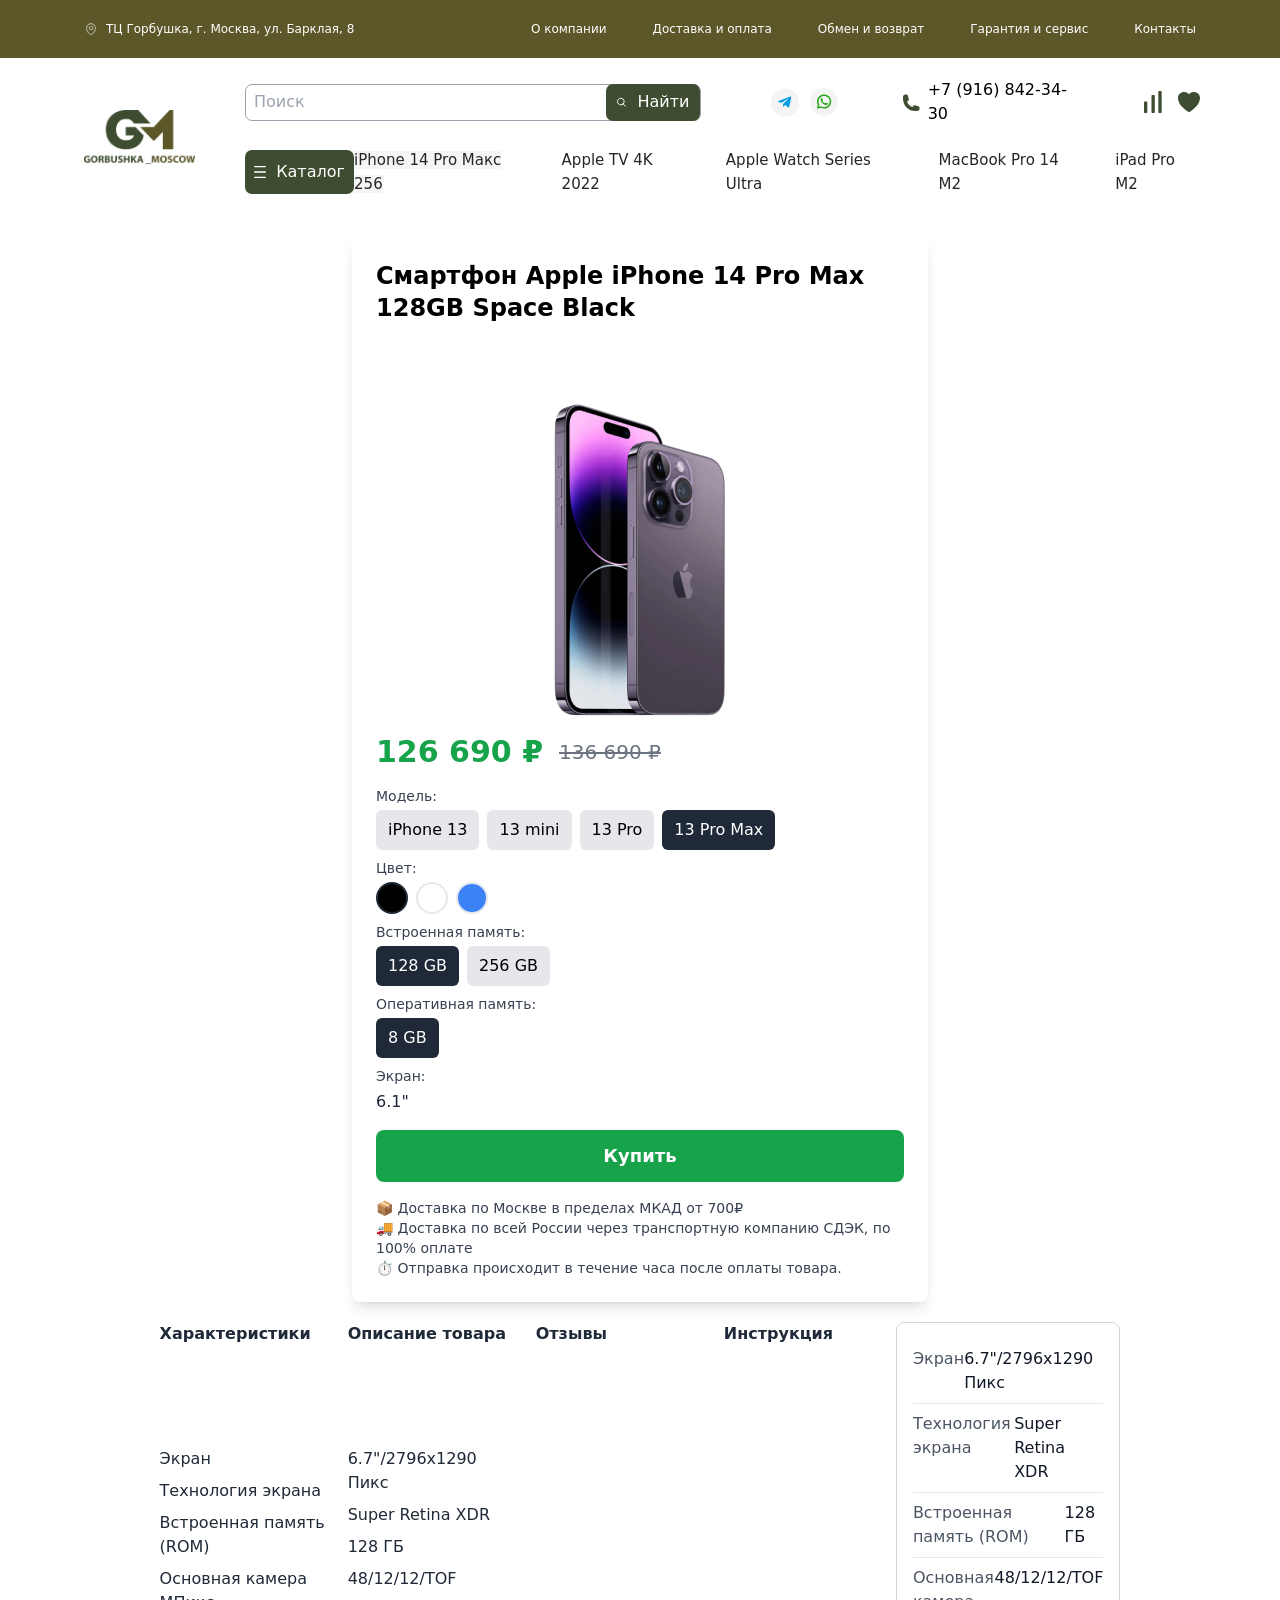
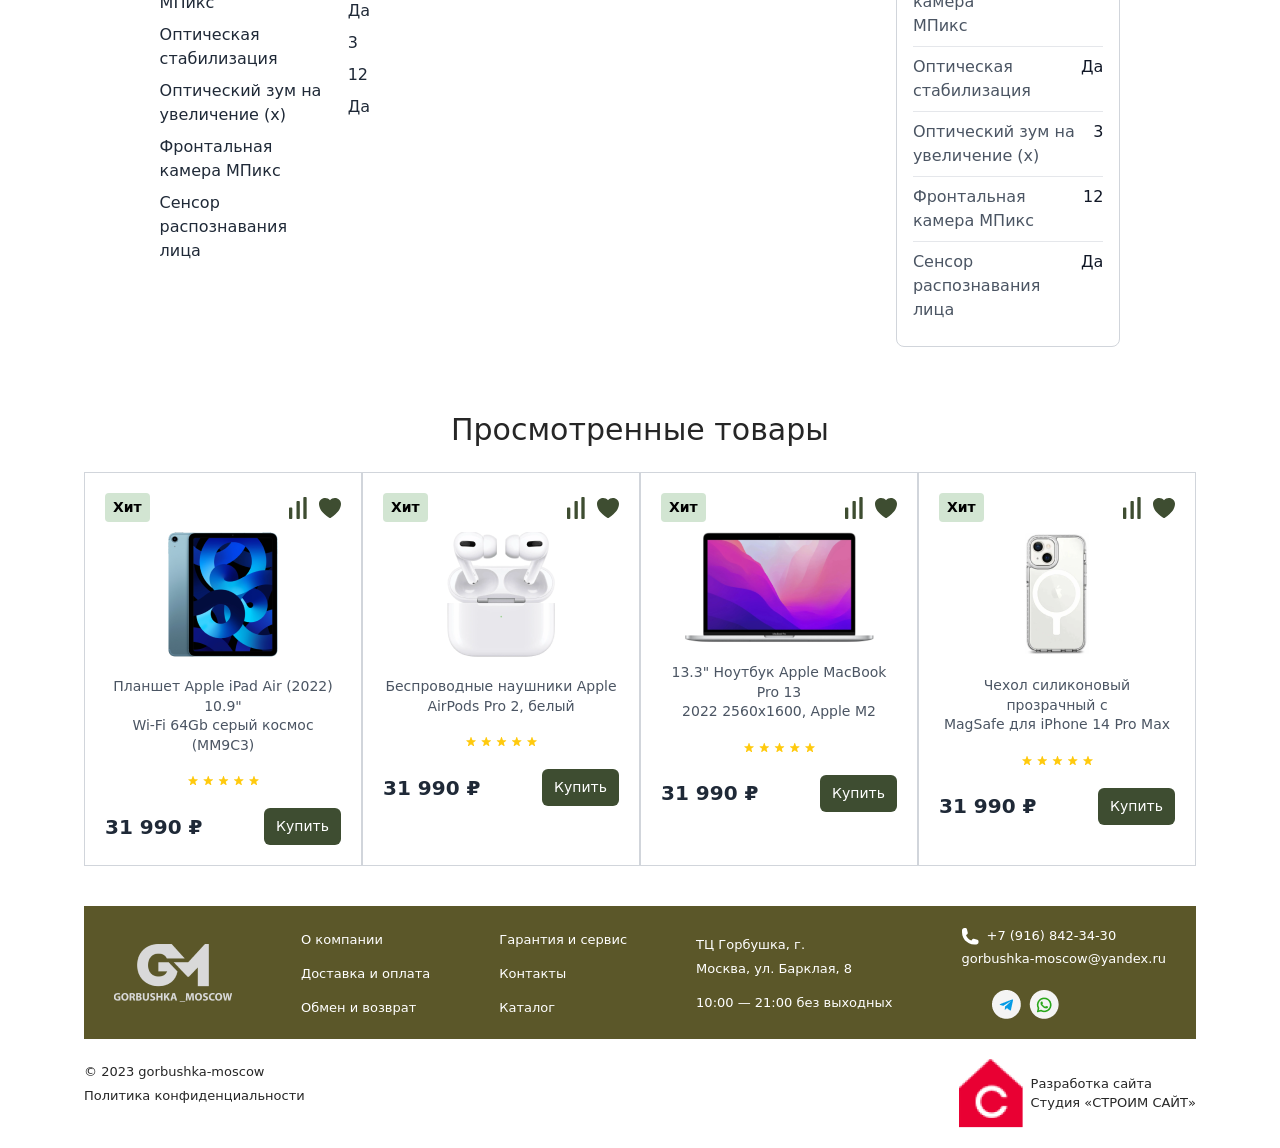
<file: src/index.html>
<!DOCTYPE html>
<html lang="en">

<head>
    <meta charset="UTF-8">
    <meta name="viewport" content="width=device-width, initial-scale=1.0">
    <title>Document</title>
    <link rel="stylesheet" href="/css/output.css">
    <link rel="stylesheet" href="/css/style.css">
</head>

<body>
    <header>
        <nav class="bg-[#5B5729]">
            <div class="container">
                <div class="flex items-center justify-between">
                    <div class="flex items-center gap-2"><img src="/assets/svg/Frame.svg" alt="">
                        <h1 class="text-white text-[12px] font-sans ">ТЦ Горбушка, г. Москва, ул. Барклая, 8</h1>
                    </div>
                    <ul class="flex items-center gap-[46px] text-white text-[12px] font-sans">
                        <li><a href="#">О компании</a></li>
                        <li><a href="#">Доставка и оплата</a></li>
                        <li><a href="#">Обмен и возврат</a></li>
                        <li><a href="#">Гарантия и сервис</a></li>
                        <li><a href="#">Контакты</a></li>
                    </ul>
                </div>
            </div>
        </nav>
        <nav>
            <div class="container">
                <div class="flex items-center justify-between gap-[50px]">
                    <a href="page2.html"><img src="/assets/img/logo.png" alt=""></a>
                    <div>
                        <div class="flex items-center justify-between gap-[70px]">
                            <form action="#"
                                class="flex justify-between items-center w-[490px] h-[37px] border border-gray-400 border-spacing-2 rounded-[7px] pl-2 py-2">
                                <input type="text" placeholder="Поиск">
                                <button
                                    class="w-[94px] h-[37px] flex items-center justify-center gap-[12px] rounded-[7px] bg-[#3E4D31] text-white">
                                    <img src="/assets/svg/Vector.svg" alt="">Найти
                                </button>
                            </form>
                            <div class="flex items-center gap-[10px]">
                                <img src="/assets/svg/Group.svg" alt="">
                                <img src="/assets/svg/whatsapp.svg" alt="">
                            </div>
                            <div class="flex items-center gap-2">
                                <img src="/assets/svg/tel.svg" alt="">
                                <h1 class="text-[16px] font-sans">+7 (916) 842-34-30</h1>
                            </div>
                            <div class="flex items-center gap-4">
                                <img src="/assets/svg/Union.svg" alt="">
                                <img src="/assets/svg/like.svg" alt="">
                            </div>
                        </div>
                        <div class="flex items-center justify-between mt-[22px]">
                            <button
                                class="w-[116px] h-[44px] bg-[#3E4D31] flex items-center justify-center text-white gap-[10px] rounded-[7px]"><img
                                    src="/assets/svg/menu.svg" alt="">Каталог</button>
                            <ul class="flex items-center justify-between gap-[40px]">
                                <li><a href="#" class="text-[#262626] text-[15px] font-sans bg-[#F5F5F5]">iPhone 14 Pro
                                        Макс 256</a></li>
                                <li><a href="#" class="text-[#262626] text-[15px] font-sans">Apple TV 4K 2022</a></li>
                                <li><a href="#" class="text-[#262626] text-[15px] font-sans"> Apple Watch Series
                                        Ultra</a></li>
                                <li><a href="#" class="text-[#262626] text-[15px] font-sans">MacBook Pro 14 M2</a></li>
                                <li><a href="#" class="text-[#262626] text-[15px] font-sans">iPad Pro M2</a></li>
                            </ul>
                        </div>
                    </div>
                </div>
            </div>
        </nav>
    </header>
    <main>
        <section>
            <div class="container">
                <div class="max-w-xl mx-auto bg-white shadow-lg rounded-lg p-6">
                    <h1 class="text-2xl font-bold mb-4">Смартфон Apple iPhone 14 Pro Max 128GB Space Black</h1>

                    <div class="flex justify-center mb-4">
                        <img src="/assets/img/14pro.png" alt="iPhone 14 Pro Max" class="rounded-lg" />
                    </div>

                    <div class="flex items-center mb-4">
                        <span class="text-3xl font-bold text-green-600">126 690 ₽</span>
                        <span class="text-xl text-gray-500 line-through ml-4">136 690 ₽</span>
                    </div>

                    <div class="mb-4">
                        <div class="mb-2">
                            <label class="block text-sm font-medium text-gray-700 mb-1">Модель:</label>
                            <div class="flex space-x-2">
                                <button class="px-3 py-2 bg-gray-200 rounded-md">iPhone 13</button>
                                <button class="px-3 py-2 bg-gray-200 rounded-md">13 mini</button>
                                <button class="px-3 py-2 bg-gray-200 rounded-md">13 Pro</button>
                                <button class="px-3 py-2 bg-gray-800 text-white rounded-md">13 Pro Max</button>
                            </div>
                        </div>

                        <div class="mb-2">
                            <label class="block text-sm font-medium text-gray-700 mb-1">Цвет:</label>
                            <div class="flex space-x-2">
                                <button class="w-8 h-8 rounded-full bg-black border-2 border-gray-800"></button>
                                <button class="w-8 h-8 rounded-full bg-white border-2 border-gray-200"></button>
                                <button class="w-8 h-8 rounded-full bg-blue-500 border-2 border-gray-200"></button>
                            </div>
                        </div>

                        <div class="mb-2">
                            <label class="block text-sm font-medium text-gray-700 mb-1">Встроенная память:</label>
                            <div class="flex space-x-2">
                                <button class="px-3 py-2 bg-gray-800 text-white rounded-md">128 GB</button>
                                <button class="px-3 py-2 bg-gray-200 rounded-md">256 GB</button>
                            </div>
                        </div>

                        <div class="mb-2">
                            <label class="block text-sm font-medium text-gray-700 mb-1">Оперативная память:</label>
                            <div class="flex space-x-2">
                                <button class="px-3 py-2 bg-gray-800 text-white rounded-md">8 GB</button>
                            </div>
                        </div>

                        <div class="mb-4">
                            <label class="block text-sm font-medium text-gray-700 mb-1">Экран:</label>
                            <div class="text-gray-800">6.1"</div>
                        </div>
                    </div>

                    <div class="flex flex-col space-y-4">
                        <button
                            class="w-full px-4 py-3 bg-green-600 text-white text-lg font-bold rounded-lg">Купить</button>
                        <div class="text-sm text-gray-700">
                            <p>📦 Доставка по Москве в пределах МКАД от 700₽</p>
                            <p>🚚 Доставка по всей России через транспортную компанию СДЭК, по 100% оплате</p>
                            <p>⏱ Отправка происходит в течение часа после оплаты товара.</p>
                        </div>
                    </div>
                </div>
                <div class="container mx-auto p-4 flex">
                    <div class="grid grid-cols-4 gap-4 text-gray-800">
                        <div class="font-bold">Характеристики</div>
                        <div class="font-bold">Описание товара</div>
                        <div class="font-bold">Отзывы</div>
                        <div class="font-bold">Инструкция</div>

                        <div class="col-span-1 space-y-2">
                            <div>Экран</div>
                            <div>Технология экрана</div>
                            <div>Встроенная память (ROM)</div>
                            <div>Основная камера МПикс</div>
                            <div>Оптическая стабилизация</div>
                            <div>Оптический зум на увеличение (x)</div>
                            <div>Фронтальная камера МПикс</div>
                            <div>Сенсор распознавания лица</div>
                        </div>
                        <div class="col-span-1 space-y-2">
                            <div>6.7"/2796x1290 Пикс</div>
                            <div>Super Retina XDR</div>
                            <div>128 ГБ</div>
                            <div>48/12/12/TOF</div>
                            <div>Да</div>
                            <div>3</div>
                            <div>12</div>
                            <div>Да</div>
                        </div>
                       

                    </div>
                    <div class="border border-gray-300 rounded-lg p-4 max-w-md">
                        <div class="flex justify-between border-b border-gray-200 py-2">
                            <span class="text-gray-600">Экран</span>
                            <span class="text-gray-900">6.7"/2796x1290 Пикс</span>
                        </div>
                        <div class="flex justify-between border-b border-gray-200 py-2">
                            <span class="text-gray-600">Технология экрана</span>
                            <span class="text-gray-900">Super Retina XDR</span>
                        </div>
                        <div class="flex justify-between border-b border-gray-200 py-2">
                            <span class="text-gray-600">Встроенная память (ROM)</span>
                            <span class="text-gray-900">128 ГБ</span>
                        </div>
                        <div class="flex justify-between border-b border-gray-200 py-2">
                            <span class="text-gray-600">Основная камера МПикс</span>
                            <span class="text-gray-900">48/12/12/TOF</span>
                        </div>
                        <div class="flex justify-between border-b border-gray-200 py-2">
                            <span class="text-gray-600">Оптическая стабилизация</span>
                            <span class="text-gray-900">Да</span>
                        </div>
                        <div class="flex justify-between border-b border-gray-200 py-2">
                            <span class="text-gray-600">Оптический зум на увеличение (x)</span>
                            <span class="text-gray-900">3</span>
                        </div>
                        <div class="flex justify-between border-b border-gray-200 py-2">
                            <span class="text-gray-600">Фронтальная камера МПикс</span>
                            <span class="text-gray-900">12</span>
                        </div>
                        <div class="flex justify-between py-2">
                            <span class="text-gray-600">Сенсор распознавания лица</span>
                            <span class="text-gray-900">Да</span>
                        </div>
                    </div>
                </div>
        </section>
        <section>
            <div class="container">
                <h1 class="text-text font-medium text-[30px] text-center">Просмотренные товары</h1>
                <div class="grid grid-cols-4  mt-[20px]">
                    <div class="border border-gray-300  p-[20px]">
                        <div class="flex items-center justify-between mb-[10px]">
                            <span
                                class="text-[14px] font-semibold bg-[#D2E5D2] px-[8px] py-[4px] rounded-[4px]">Хит</span>
                            <div class="flex gap-[12px]">
                                <img src="/assets/svg/Union.svg" alt="Сравнить">
                                <img src="/assets/svg/like.svg" alt="Лайк">
                            </div>
                        </div>
                        <div class="flex flex-col items-center gap-[20px]">
                            <img src="/assets/img/card1.png" alt="Изображение товара">
                            <p class="text-center text-[14px] text-gray-600 leading-[1.4] font-medium">
                                Планшет Apple iPad Air (2022) 10.9" <br> Wi-Fi 64Gb серый космос (MM9C3)
                            </p>
                            <img src="/assets/svg/yuldiz.svg" alt="Рейтинг">
                            <div class="flex justify-between items-center w-full">
                                <span class="text-[20px] font-semibold text-gray-800">31 990 ₽</span>
                                <button class="text-white bg-[#3E4D31] rounded-[6px] px-[12px] py-[8px] text-[14px]">
                                    Купить
                                </button>
                            </div>
                        </div>
                    </div>
                    <div class="border border-gray-300  p-[20px]">
                        <div class="flex items-center justify-between mb-[10px]">
                            <span
                                class="text-[14px] font-semibold bg-[#D2E5D2] px-[8px] py-[4px] rounded-[4px]">Хит</span>
                            <div class="flex gap-[12px]">
                                <img src="/assets/svg/Union.svg" alt="Сравнить">
                                <img src="/assets/svg/like.svg" alt="Лайк">
                            </div>
                        </div>
                        <div class="flex flex-col items-center gap-[20px]">
                            <img src="/assets/img/card6.png" alt="Изображение товара">
                            <p class="text-center text-[14px] text-gray-600 leading-[1.4] font-medium">
                                Беспроводные наушники Apple <br> AirPods Pro 2, белый
                            </p>
                            <img src="/assets/svg/yuldiz.svg" alt="Рейтинг">
                            <div class="flex justify-between items-center w-full">
                                <span class="text-[20px] font-semibold text-gray-800">31 990 ₽</span>
                                <button class="text-white bg-[#3E4D31] rounded-[6px] px-[12px] py-[8px] text-[14px]">
                                    Купить
                                </button>
                            </div>
                        </div>
                    </div>
                    <div class="border border-gray-300  p-[20px]">
                        <div class="flex items-center justify-between mb-[10px]">
                            <span
                                class="text-[14px] font-semibold bg-[#D2E5D2] px-[8px] py-[4px] rounded-[4px]">Хит</span>
                            <div class="flex gap-[12px]">
                                <img src="/assets/svg/Union.svg" alt="Сравнить">
                                <img src="/assets/svg/like.svg" alt="Лайк">
                            </div>
                        </div>
                        <div class="flex flex-col items-center gap-[20px]">
                            <img src="/assets/img/card7.png" alt="Изображение товара">
                            <p class="text-center text-[14px] text-gray-600 leading-[1.4] font-medium">
                                13.3" Ноутбук Apple MacBook Pro 13 <br> 2022 2560x1600, Apple M2
                            </p>
                            <img src="/assets/svg/yuldiz.svg" alt="Рейтинг">
                            <div class="flex justify-between items-center w-full">
                                <span class="text-[20px] font-semibold text-gray-800">31 990 ₽</span>
                                <button class="text-white bg-[#3E4D31] rounded-[6px] px-[12px] py-[8px] text-[14px]">
                                    Купить
                                </button>
                            </div>
                        </div>
                    </div>
                    <div class="border border-gray-300  p-[20px]">
                        <div class="flex items-center justify-between mb-[10px]">
                            <span
                                class="text-[14px] font-semibold bg-[#D2E5D2] px-[8px] py-[4px] rounded-[4px]">Хит</span>
                            <div class="flex gap-[12px]">
                                <img src="/assets/svg/Union.svg" alt="Сравнить">
                                <img src="/assets/svg/like.svg" alt="Лайк">
                            </div>
                        </div>
                        <div class="flex flex-col items-center gap-[20px]">
                            <img src="/assets/img/card8.png" alt="Изображение товара">
                            <p class="text-center text-[14px] text-gray-600 leading-[1.4] font-medium">
                                Чехол силиконовый прозрачный с <br> MagSafe для iPhone 14 Pro Max
                            </p>
                            <img src="/assets/svg/yuldiz.svg" alt="Рейтинг">
                            <div class="flex justify-between items-center w-full">
                                <span class="text-[20px] font-semibold text-gray-800">31 990 ₽</span>
                                <button class="text-white bg-[#3E4D31] rounded-[6px] px-[12px] py-[8px] text-[14px]">
                                    Купить
                                </button>
                            </div>
                        </div>
                    </div>
                </div>


            </div>
        </section>
    </main>
    <footer class="">
        <div class="container">
            <div class=" flex items-center justify-between bg-[#5B5729] px-[30px] py-[20px]">
                <div>
                    <img src="/assets/img/logo1.png" alt="">
                </div>
                <div>
                    <ul class="flex flex-col gap-[10px] ">
                        <li><a href="#" class="text-white text-[13px] font-sans">О компании</a></li>
                        <li><a href="#" class="text-white text-[13px] font-sans">Доставка и оплата</a></li>
                        <li><a href="#" class="text-white text-[13px] font-sans">Обмен и возврат</a></li>
                    </ul>
                </div>
                <div>
                    <ul class="flex flex-col gap-[10px] ">
                        <li><a href="#" class="text-white text-[13px] font-sans">Гарантия и сервис</a></li>
                        <li><a href="#" class="text-white text-[13px] font-sans">Контакты</a></li>
                        <li><a href="#" class="text-white text-[13px] font-sans">Каталог</a></li>
                    </ul>
                </div>
                <div>
                    <ul class="flex flex-col gap-[10px] ">
                        <li><a href="#" class="text-white text-[13px] font-sans">ТЦ Горбушка, г. <br> Москва, ул.
                                Барклая, 8</a></li>
                        <li><a href="#" class="text-white text-[13px] font-sans">10:00 — 21:00 без выходных</a></li>
                    </ul>
                </div>
                <div>
                    <ul class="flex flex-col  ">
                        <li><a href="#" class="text-white text-[13px] font-sans flex items-center gap-2"> <img
                                    src="/assets/img/tel.svg" alt="">+7 (916) 842-34-30</a></li>
                        <li><a href="#" class="text-white text-[13px] font-sans">gorbushka-moscow@yandex.ru</a></li>
                    </ul>
                    <div class="flex items-center gap-2 mt-[20px] ml-[30px]">
                        <img src="/assets/img/tg.png" alt="">
                        <img src="/assets/img/whatsapp.png" alt="">
                    </div>
                </div>

            </div>
            <div class="bg-[#fff] flex items-center justify-between">
                <div>
                    <li><a href="#" class="text-text text-[13px]">© 2023 gorbushka-moscow</a></li>
                    <li><a href="#" class="text-text text-[13px]">Политика конфиденциальности</a></li>
                </div>
                <div class="flex items-center gap-2 mt-[20px]">
                    <img src="/assets/img/image.png" alt="">
                    <h1 class="text-text text-[13px] font-sans">Разработка сайта <br>Студия «СТРОИМ САЙТ»</h1>
                </div>
            </div>

        </div>
    </footer>
</body>

</html>
</file>
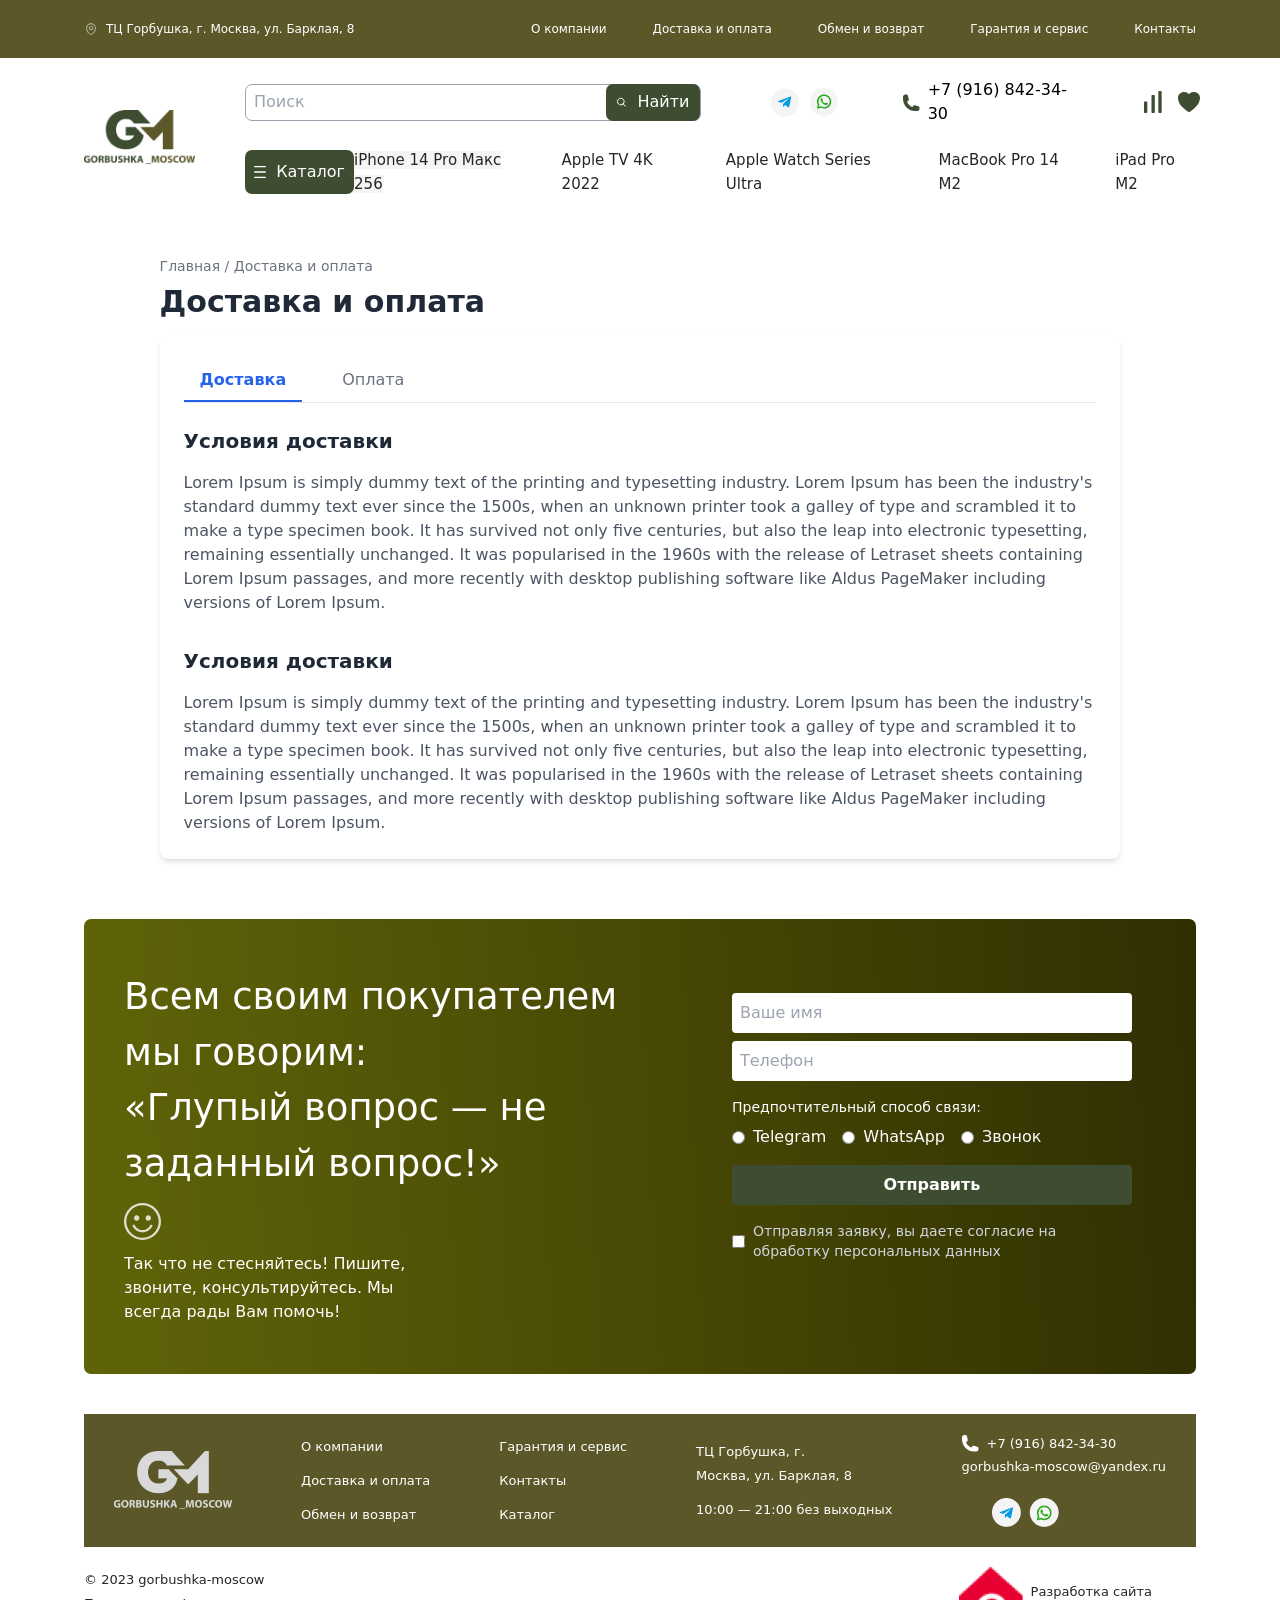
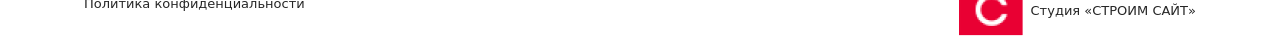
<file: src/page2.html>
<!DOCTYPE html>
<html lang="en">

<head>
    <meta charset="UTF-8">
    <meta name="viewport" content="width=device-width, initial-scale=1.0">
    <title>Document</title>
    <link rel="stylesheet" href="/css/output.css">
    <link rel="stylesheet" href="/css/style.css">
</head>

<body>
    <header>
        <nav class="bg-[#5B5729]">
            <div class="container">
                <div class="flex items-center justify-between">
                    <div class="flex items-center gap-2"><img src="/assets/svg/Frame.svg" alt="">
                        <h1 class="text-white text-[12px] font-sans ">ТЦ Горбушка, г. Москва, ул. Барклая, 8</h1>
                    </div>
                    <ul class="flex items-center gap-[46px] text-white text-[12px] font-sans">
                        <li><a href="#">О компании</a></li>
                        <li><a href="#">Доставка и оплата</a></li>
                        <li><a href="#">Обмен и возврат</a></li>
                        <li><a href="#">Гарантия и сервис</a></li>
                        <li><a href="#">Контакты</a></li>
                    </ul>
                </div>
            </div>
        </nav>
        <nav>
            <div class="container">
                <div class="flex items-center justify-between gap-[50px]">
                    <a href="page3.html"><img src="/assets/img/logo.png" alt=""></a>
                    <div>
                        <div class="flex items-center justify-between gap-[70px]">
                            <form action="#"
                                class="flex justify-between items-center w-[490px] h-[37px] border border-gray-400 border-spacing-2 rounded-[7px] pl-2 py-2">
                                <input type="text" placeholder="Поиск">
                                <button
                                    class="w-[94px] h-[37px] flex items-center justify-center gap-[12px] rounded-[7px] bg-[#3E4D31] text-white">
                                    <img src="/assets/svg/Vector.svg" alt="">Найти
                                </button>
                            </form>
                            <div class="flex items-center gap-[10px]">
                                <img src="/assets/svg/Group.svg" alt="">
                                <img src="/assets/svg/whatsapp.svg" alt="">
                            </div>
                            <div class="flex items-center gap-2">
                                <img src="/assets/svg/tel.svg" alt="">
                                <h1 class="text-[16px] font-sans">+7 (916) 842-34-30</h1>
                            </div>
                            <div class="flex items-center gap-4">
                                <img src="/assets/svg/Union.svg" alt="">
                                <img src="/assets/svg/like.svg" alt="">
                            </div>
                        </div>
                        <div class="flex items-center justify-between mt-[22px]">
                            <button
                                class="w-[116px] h-[44px] bg-[#3E4D31] flex items-center justify-center text-white gap-[10px] rounded-[7px]"><img
                                    src="/assets/svg/menu.svg" alt="">Каталог</button>
                            <ul class="flex items-center justify-between gap-[40px]">
                                <li><a href="#" class="text-[#262626] text-[15px] font-sans bg-[#F5F5F5]">iPhone 14 Pro
                                        Макс 256</a></li>
                                <li><a href="#" class="text-[#262626] text-[15px] font-sans">Apple TV 4K 2022</a></li>
                                <li><a href="#" class="text-[#262626] text-[15px] font-sans"> Apple Watch Series
                                        Ultra</a></li>
                                <li><a href="#" class="text-[#262626] text-[15px] font-sans">MacBook Pro 14 M2</a></li>
                                <li><a href="#" class="text-[#262626] text-[15px] font-sans">iPad Pro M2</a></li>
                            </ul>
                        </div>
                    </div>
                </div>
            </div>
        </nav>
    </header>
    <main>
        <section>
            <div class="container">
                <div class="container mx-auto px-4 py-8">
                    <div class="mb-4">
                        <nav class="text-sm text-gray-500">
                            <a href="#" class="hover:underline">Главная</a> /
                            <span>Доставка и оплата</span>
                        </nav>
                        <h1 class="text-3xl font-bold text-gray-800 mt-2">Доставка и оплата</h1>
                    </div>

                    <div class="bg-white shadow-md rounded-lg p-6">
                        <div class="border-b border-gray-200 mb-6">
                            <ul class="flex space-x-6 text-gray-500">
                                <li>
                                    <button
                                        class="py-2 px-4 text-blue-600 border-b-2 border-blue-600 font-semibold focus:outline-none">
                                        Доставка
                                    </button>
                                </li>
                                <li>
                                    <button
                                        class="py-2 px-4 hover:text-blue-600 hover:border-blue-600 focus:outline-none">
                                        Оплата
                                    </button>
                                </li>
                            </ul>
                        </div>

                        <div class="space-y-8">
                            <div>
                                <h2 class="text-xl font-semibold text-gray-800">Условия доставки</h2>
                                <p class="text-gray-600 mt-4">
                                    Lorem Ipsum is simply dummy text of the printing and typesetting industry. Lorem
                                    Ipsum has been the
                                    industry's standard dummy text ever since the 1500s, when an unknown printer took a
                                    galley of type
                                    and scrambled it to make a type specimen book. It has survived not only five
                                    centuries, but also
                                    the leap into electronic typesetting, remaining essentially unchanged. It was
                                    popularised in the
                                    1960s with the release of Letraset sheets containing Lorem Ipsum passages, and more
                                    recently with
                                    desktop publishing software like Aldus PageMaker including versions of Lorem Ipsum.
                                </p>
                            </div>
                            <div>
                                <h2 class="text-xl font-semibold text-gray-800">Условия доставки</h2>
                                <p class="text-gray-600 mt-4">
                                    Lorem Ipsum is simply dummy text of the printing and typesetting industry. Lorem
                                    Ipsum has been the
                                    industry's standard dummy text ever since the 1500s, when an unknown printer took a
                                    galley of type
                                    and scrambled it to make a type specimen book. It has survived not only five
                                    centuries, but also
                                    the leap into electronic typesetting, remaining essentially unchanged. It was
                                    popularised in the
                                    1960s with the release of Letraset sheets containing Lorem Ipsum passages, and more
                                    recently with
                                    desktop publishing software like Aldus PageMaker including versions of Lorem Ipsum.
                                </p>
                            </div>
                        </div>
                    </div>
                </div>
            </div>
        </section>
        <section>
            <div class="container">
                <div style="background: linear-gradient(87deg, #5F6308 1.77%, #302F02 99.88%); border-radius: 7px; padding: 50px 40px; "
                    class="flex justify-between ">
                    <div class="flex flex-col gap-3 ">
                        <h1 class="text-white text-[37px] font-sans">Всем своим покупателем <br> мы говорим: <br>
                            «Глупый вопрос — не <br> заданный вопрос!»  </h1>
                        <img src="/assets/svg/smile.svg" alt="" class="w-[37px] h-[37px]">
                        <p class="text-white">Так что не стесняйтесь! Пишите, <br> звоните, консультируйтесь. Мы
                            <br>всегда рады Вам помочь!
                        </p>
                    </div>
                    <div>
                        <form class=" p-6 rounded-lg w-full max-w-md space-y-4 text-white">
                            <div class="space-y-2">
                                <input type="text" placeholder="Ваше имя"
                                    class="w-full p-2 rounded bg-white text-white placeholder-gray-400" />
                                <input type="tel" placeholder="Телефон"
                                    class="w-full p-2 rounded bg-white text-white placeholder-gray-400" />
                            </div>

                            <fieldset class="space-y-2">
                                <legend class="text-sm font-medium">Предпочтительный способ связи:</legend>
                                <div class="flex space-x-4 items-center">
                                    <label class="flex items-center space-x-2">
                                        <input type="radio" name="contact_method" value="telegram"
                                            class="text-green-500" />
                                        <span>Telegram</span>
                                    </label>
                                    <label class="flex items-center space-x-2">
                                        <input type="radio" name="contact_method" value="whatsapp"
                                            class="text-green-500" />
                                        <span>WhatsApp</span>
                                    </label>
                                    <label class="flex items-center space-x-2">
                                        <input type="radio" name="contact_method" value="call" class="text-green-500" />
                                        <span>Звонок</span>
                                    </label>
                                </div>
                            </fieldset>

                            <button type="submit"
                                class="w-full py-2 bg-[#3E4D31] hover:bg-green-700 rounded text-white font-semibold">
                                Отправить
                            </button>

                            <div class="text-sm flex items-center space-x-2">
                                <input type="checkbox" id="consent" class="text-green-500" />
                                <label for="consent" class="text-gray-300">
                                    Отправляя заявку, вы даете согласие на обработку персональных данных
                                </label>
                            </div>
                        </form>
                    </div>

                </div>
            </div>
        </section>

    </main>
    <footer class="">
        <div class="container">
            <div class=" flex items-center justify-between bg-[#5B5729] px-[30px] py-[20px]">
                <div>
                    <img src="/assets/img/logo1.png" alt="">
                </div>
                <div>
                    <ul class="flex flex-col gap-[10px] ">
                        <li><a href="#" class="text-white text-[13px] font-sans">О компании</a></li>
                        <li><a href="#" class="text-white text-[13px] font-sans">Доставка и оплата</a></li>
                        <li><a href="#" class="text-white text-[13px] font-sans">Обмен и возврат</a></li>
                    </ul>
                </div>
                <div>
                    <ul class="flex flex-col gap-[10px] ">
                        <li><a href="#" class="text-white text-[13px] font-sans">Гарантия и сервис</a></li>
                        <li><a href="#" class="text-white text-[13px] font-sans">Контакты</a></li>
                        <li><a href="#" class="text-white text-[13px] font-sans">Каталог</a></li>
                    </ul>
                </div>
                <div>
                    <ul class="flex flex-col gap-[10px] ">
                        <li><a href="#" class="text-white text-[13px] font-sans">ТЦ Горбушка, г. <br> Москва, ул.
                                Барклая, 8</a></li>
                        <li><a href="#" class="text-white text-[13px] font-sans">10:00 — 21:00 без выходных</a></li>
                    </ul>
                </div>
                <div>
                    <ul class="flex flex-col  ">
                        <li><a href="#" class="text-white text-[13px] font-sans flex items-center gap-2"> <img
                                    src="/assets/img/tel.svg" alt="">+7 (916) 842-34-30</a></li>
                        <li><a href="#" class="text-white text-[13px] font-sans">gorbushka-moscow@yandex.ru</a></li>
                    </ul>
                    <div class="flex items-center gap-2 mt-[20px] ml-[30px]">
                        <img src="/assets/img/tg.png" alt="">
                        <img src="/assets/img/whatsapp.png" alt="">
                    </div>
                </div>

            </div>
            <div class="bg-[#fff] flex items-center justify-between">
                <div>
                    <li><a href="#" class="text-text text-[13px]">© 2023 gorbushka-moscow</a></li>
                    <li><a href="#" class="text-text text-[13px]">Политика конфиденциальности</a></li>
                </div>
                <div class="flex items-center gap-2 mt-[20px]">
                    <img src="/assets/img/image.png" alt="">
                    <h1 class="text-text text-[13px] font-sans">Разработка сайта <br>Студия «СТРОИМ САЙТ»</h1>
                </div>
            </div>

        </div>
    </footer>
</body>

</html>
</file>
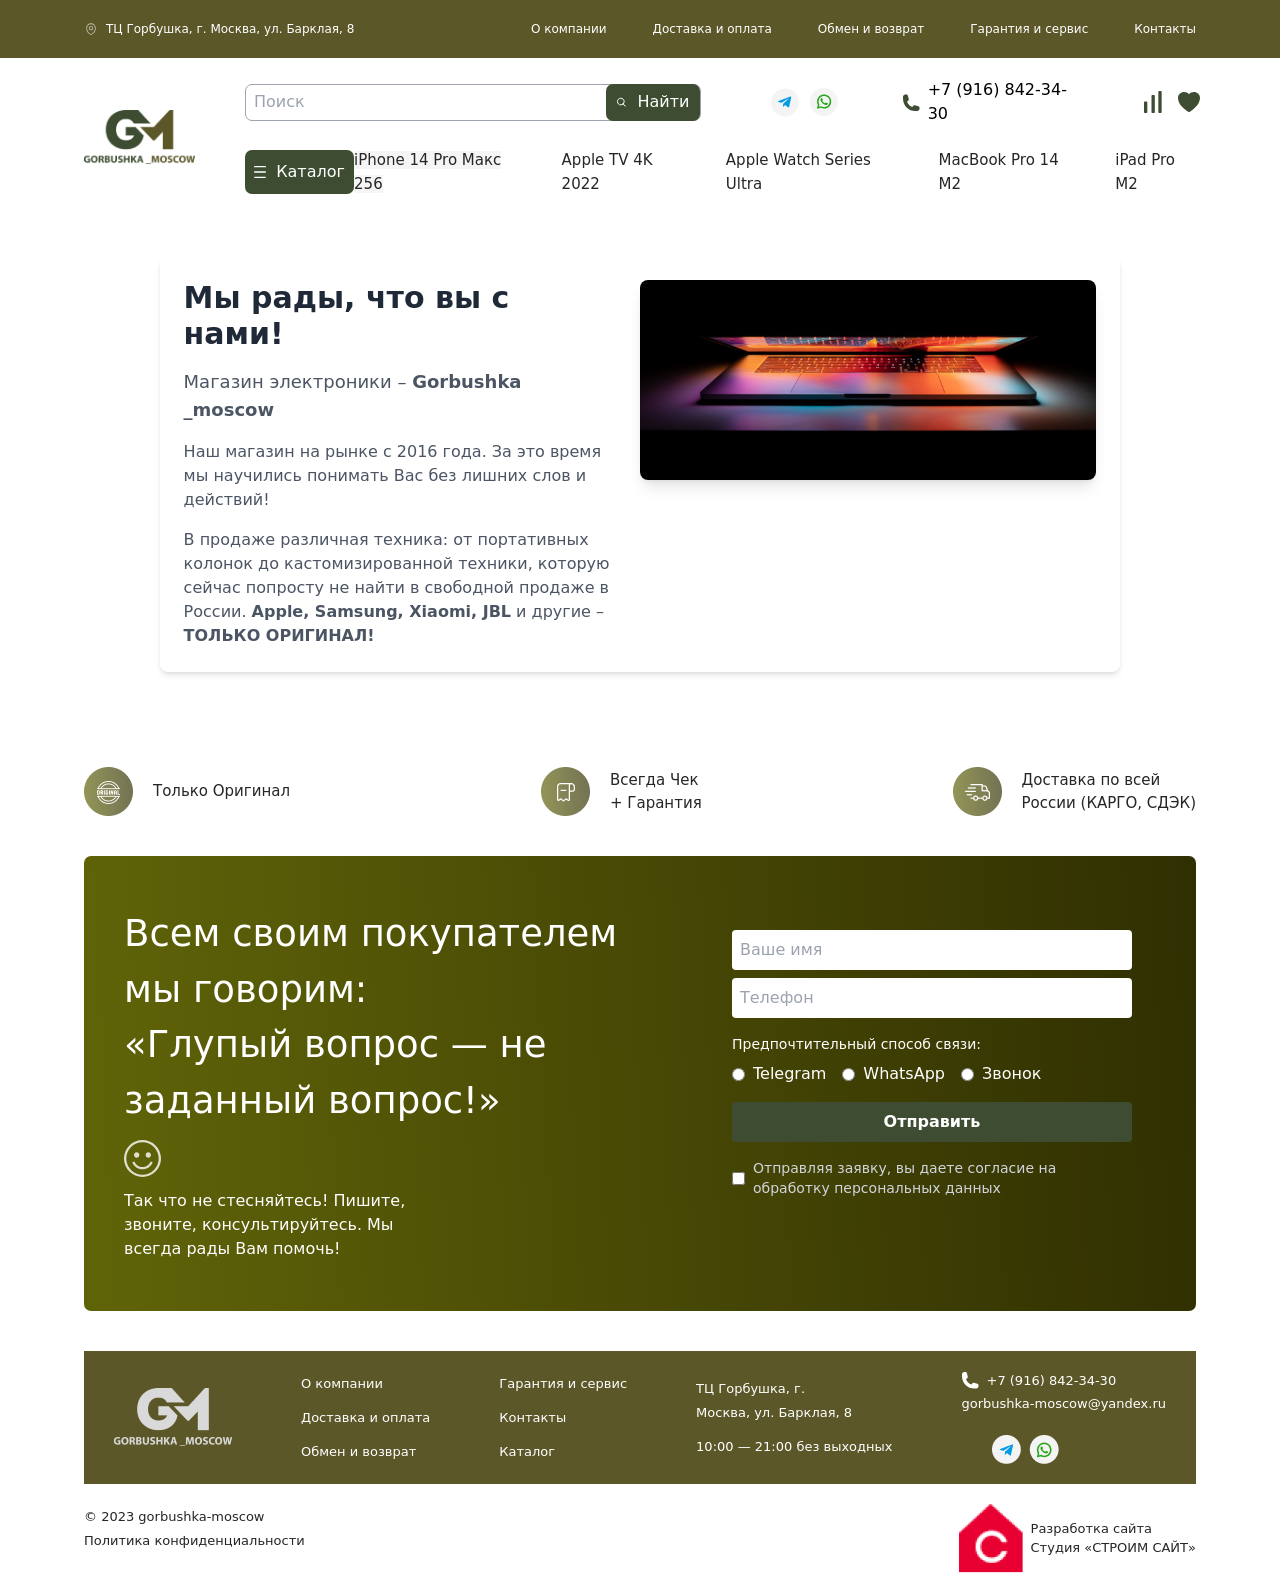
<file: src/page3.html>
<!DOCTYPE html>
<html lang="en">

<head>
    <meta charset="UTF-8">
    <meta name="viewport" content="width=device-width, initial-scale=1.0">
    <title>Document</title>
    <link rel="stylesheet" href="/css/output.css">
    <link rel="stylesheet" href="/css/style.css">
</head>

<body>
    <header>
        <nav class="bg-[#5B5729]">
            <div class="container">
                <div class="flex items-center justify-between">
                    <div class="flex items-center gap-2"><img src="/assets/svg/Frame.svg" alt="">
                        <h1 class="text-white text-[12px] font-sans ">ТЦ Горбушка, г. Москва, ул. Барклая, 8</h1>
                    </div>
                    <ul class="flex items-center gap-[46px] text-white text-[12px] font-sans">
                        <li><a href="#">О компании</a></li>
                        <li><a href="#">Доставка и оплата</a></li>
                        <li><a href="#">Обмен и возврат</a></li>
                        <li><a href="#">Гарантия и сервис</a></li>
                        <li><a href="#">Контакты</a></li>
                    </ul>
                </div>
            </div>
        </nav>
        <nav>
            <div class="container">
                <div class="flex items-center justify-between gap-[50px]">
                    <a href="index.html"><img src="/assets/img/logo.png" alt=""></a>
                    <div>
                        <div class="flex items-center justify-between gap-[70px]">
                            <form action="#"
                                class="flex justify-between items-center w-[490px] h-[37px] border border-gray-400 border-spacing-2 rounded-[7px] pl-2 py-2">
                                <input type="text" placeholder="Поиск">
                                <button
                                    class="w-[94px] h-[37px] flex items-center justify-center gap-[12px] rounded-[7px] bg-[#3E4D31] text-white">
                                    <img src="/assets/svg/Vector.svg" alt="">Найти
                                </button>
                            </form>
                            <div class="flex items-center gap-[10px]">
                                <img src="/assets/svg/Group.svg" alt="">
                                <img src="/assets/svg/whatsapp.svg" alt="">
                            </div>
                            <div class="flex items-center gap-2">
                                <img src="/assets/svg/tel.svg" alt="">
                                <h1 class="text-[16px] font-sans">+7 (916) 842-34-30</h1>
                            </div>
                            <div class="flex items-center gap-4">
                                <img src="/assets/svg/Union.svg" alt="">
                                <img src="/assets/svg/like.svg" alt="">
                            </div>
                        </div>
                        <div class="flex items-center justify-between mt-[22px]">
                            <button
                                class="w-[116px] h-[44px] bg-[#3E4D31] flex items-center justify-center text-white gap-[10px] rounded-[7px]"><img
                                    src="/assets/svg/menu.svg" alt="">Каталог</button>
                            <ul class="flex items-center justify-between gap-[40px]">
                                <li><a href="#" class="text-[#262626] text-[15px] font-sans bg-[#F5F5F5]">iPhone 14 Pro
                                        Макс 256</a></li>
                                <li><a href="#" class="text-[#262626] text-[15px] font-sans">Apple TV 4K 2022</a></li>
                                <li><a href="#" class="text-[#262626] text-[15px] font-sans"> Apple Watch Series
                                        Ultra</a></li>
                                <li><a href="#" class="text-[#262626] text-[15px] font-sans">MacBook Pro 14 M2</a></li>
                                <li><a href="#" class="text-[#262626] text-[15px] font-sans">iPad Pro M2</a></li>
                            </ul>
                        </div>
                    </div>
                </div>
            </div>
        </nav>
    </header>
    <main>
        <section>
            <div class="container">
                <div class="container mx-auto px-4 py-8">
                    <div class="bg-white rounded-lg shadow-md p-6 flex flex-col md:flex-row items-center md:items-start">
                      <div class="md:w-1/2 md:pr-6">
                        <h1 class="text-3xl font-bold text-gray-800 mb-4">Мы рады, что вы с нами!</h1>
                        <p class="text-gray-600 text-lg mb-4">
                          Магазин электроники – <span class="font-semibold">Gorbushka _moscow</span>
                        </p>
                        <p class="text-gray-600 mb-4">
                          Наш магазин на рынке с 2016 года. За это время мы научились понимать Вас без лишних слов и действий!
                        </p>
                        <p class="text-gray-600">
                          В продаже различная техника: от портативных колонок до кастомизированной техники, которую сейчас попросту не найти в свободной продаже в России. <span class="font-semibold">Apple, Samsung, Xiaomi, JBL</span> и другие – <span class="font-bold">ТОЛЬКО ОРИГИНАЛ!</span>
                        </p>
                      </div>
                
                      <div class="md:w-1/2 mt-6 md:mt-0">
                        <img src="/assets/img/macvookpro.png" alt="Laptop" class="rounded-lg shadow-lg">
                      </div>
                    </div>
                  </div>
                
            </div>
        </section>
        <section>
            <div class="container">
                <div>
                
                    <div class="flex items-center justify-between gap-[63px] mt-[35px]">
                        <div class="flex items-center gap-[20px]"><img src="/assets/img/Component1.png" alt="">
                            <h1 class="text-text text-[15px]">Только Оригинал</h1>
                        </div>
                        <div class="flex items-center gap-[20px]"><img src="/assets/img/Component2.png" alt="">
                            <h1 class="text-text text-[15px]">Всегда Чек <br> + Гарантия</h1>
                        </div>
                        <div class="flex items-center gap-[20px]"><img src="/assets/img/Component3.png" alt="">
                            <h1 class="text-text text-[15px]">Доставка по всей <br> России (КАРГО, СДЭК)</h1>
                        </div>
                    </div>
                </div>
            </div>
        </section>
        <section>
            <div class="container">
                <div style="background: linear-gradient(87deg, #5F6308 1.77%, #302F02 99.88%); border-radius: 7px; padding: 50px 40px; "
                    class="flex justify-between ">
                    <div class="flex flex-col gap-3 ">
                        <h1 class="text-white text-[37px] font-sans">Всем своим покупателем <br> мы говорим: <br>
                            «Глупый вопрос — не <br> заданный вопрос!»  </h1>
                        <img src="/assets/svg/smile.svg" alt="" class="w-[37px] h-[37px]">
                        <p class="text-white">Так что не стесняйтесь! Пишите, <br> звоните, консультируйтесь. Мы
                            <br>всегда рады Вам помочь!
                        </p>
                    </div>
                    <div>
                        <form class=" p-6 rounded-lg w-full max-w-md space-y-4 text-white">
                            <div class="space-y-2">
                                <input type="text" placeholder="Ваше имя"
                                    class="w-full p-2 rounded bg-white text-white placeholder-gray-400" />
                                <input type="tel" placeholder="Телефон"
                                    class="w-full p-2 rounded bg-white text-white placeholder-gray-400" />
                            </div>

                            <fieldset class="space-y-2">
                                <legend class="text-sm font-medium">Предпочтительный способ связи:</legend>
                                <div class="flex space-x-4 items-center">
                                    <label class="flex items-center space-x-2">
                                        <input type="radio" name="contact_method" value="telegram"
                                            class="text-green-500" />
                                        <span>Telegram</span>
                                    </label>
                                    <label class="flex items-center space-x-2">
                                        <input type="radio" name="contact_method" value="whatsapp"
                                            class="text-green-500" />
                                        <span>WhatsApp</span>
                                    </label>
                                    <label class="flex items-center space-x-2">
                                        <input type="radio" name="contact_method" value="call" class="text-green-500" />
                                        <span>Звонок</span>
                                    </label>
                                </div>
                            </fieldset>

                            <button type="submit"
                                class="w-full py-2 bg-[#3E4D31] hover:bg-green-700 rounded text-white font-semibold">
                                Отправить
                            </button>

                            <div class="text-sm flex items-center space-x-2">
                                <input type="checkbox" id="consent" class="text-green-500" />
                                <label for="consent" class="text-gray-300">
                                    Отправляя заявку, вы даете согласие на обработку персональных данных
                                </label>
                            </div>
                        </form>
                    </div>

                </div>
            </div>
        </section>

    </main>
    <footer class="">
        <div class="container">
            <div class=" flex items-center justify-between bg-[#5B5729] px-[30px] py-[20px]">
                <div>
                    <img src="/assets/img/logo1.png" alt="">
                </div>
                <div>
                    <ul class="flex flex-col gap-[10px] ">
                        <li><a href="#" class="text-white text-[13px] font-sans">О компании</a></li>
                        <li><a href="#" class="text-white text-[13px] font-sans">Доставка и оплата</a></li>
                        <li><a href="#" class="text-white text-[13px] font-sans">Обмен и возврат</a></li>
                    </ul>
                </div>
                <div>
                    <ul class="flex flex-col gap-[10px] ">
                        <li><a href="#" class="text-white text-[13px] font-sans">Гарантия и сервис</a></li>
                        <li><a href="#" class="text-white text-[13px] font-sans">Контакты</a></li>
                        <li><a href="#" class="text-white text-[13px] font-sans">Каталог</a></li>
                    </ul>
                </div>
                <div>
                    <ul class="flex flex-col gap-[10px] ">
                        <li><a href="#" class="text-white text-[13px] font-sans">ТЦ Горбушка, г. <br> Москва, ул.
                                Барклая, 8</a></li>
                        <li><a href="#" class="text-white text-[13px] font-sans">10:00 — 21:00 без выходных</a></li>
                    </ul>
                </div>
                <div>
                    <ul class="flex flex-col  ">
                        <li><a href="#" class="text-white text-[13px] font-sans flex items-center gap-2"> <img
                                    src="/assets/img/tel.svg" alt="">+7 (916) 842-34-30</a></li>
                        <li><a href="#" class="text-white text-[13px] font-sans">gorbushka-moscow@yandex.ru</a></li>
                    </ul>
                    <div class="flex items-center gap-2 mt-[20px] ml-[30px]">
                        <img src="/assets/img/tg.png" alt="">
                        <img src="/assets/img/whatsapp.png" alt="">
                    </div>
                </div>

            </div>
            <div class="bg-[#fff] flex items-center justify-between">
                <div>
                    <li><a href="#" class="text-text text-[13px]">© 2023 gorbushka-moscow</a></li>
                    <li><a href="#" class="text-text text-[13px]">Политика конфиденциальности</a></li>
                </div>
                <div class="flex items-center gap-2 mt-[20px]">
                    <img src="/assets/img/image.png" alt="">
                    <h1 class="text-text text-[13px] font-sans">Разработка сайта <br>Студия «СТРОИМ САЙТ»</h1>
                </div>
            </div>

        </div>
    </footer>
</body>

</html>
</file>
<file: css/output.css>
*, ::before, ::after {
  --tw-border-spacing-x: 0;
  --tw-border-spacing-y: 0;
  --tw-translate-x: 0;
  --tw-translate-y: 0;
  --tw-rotate: 0;
  --tw-skew-x: 0;
  --tw-skew-y: 0;
  --tw-scale-x: 1;
  --tw-scale-y: 1;
  --tw-pan-x:  ;
  --tw-pan-y:  ;
  --tw-pinch-zoom:  ;
  --tw-scroll-snap-strictness: proximity;
  --tw-gradient-from-position:  ;
  --tw-gradient-via-position:  ;
  --tw-gradient-to-position:  ;
  --tw-ordinal:  ;
  --tw-slashed-zero:  ;
  --tw-numeric-figure:  ;
  --tw-numeric-spacing:  ;
  --tw-numeric-fraction:  ;
  --tw-ring-inset:  ;
  --tw-ring-offset-width: 0px;
  --tw-ring-offset-color: #fff;
  --tw-ring-color: rgb(59 130 246 / 0.5);
  --tw-ring-offset-shadow: 0 0 #0000;
  --tw-ring-shadow: 0 0 #0000;
  --tw-shadow: 0 0 #0000;
  --tw-shadow-colored: 0 0 #0000;
  --tw-blur:  ;
  --tw-brightness:  ;
  --tw-contrast:  ;
  --tw-grayscale:  ;
  --tw-hue-rotate:  ;
  --tw-invert:  ;
  --tw-saturate:  ;
  --tw-sepia:  ;
  --tw-drop-shadow:  ;
  --tw-backdrop-blur:  ;
  --tw-backdrop-brightness:  ;
  --tw-backdrop-contrast:  ;
  --tw-backdrop-grayscale:  ;
  --tw-backdrop-hue-rotate:  ;
  --tw-backdrop-invert:  ;
  --tw-backdrop-opacity:  ;
  --tw-backdrop-saturate:  ;
  --tw-backdrop-sepia:  ;
  --tw-contain-size:  ;
  --tw-contain-layout:  ;
  --tw-contain-paint:  ;
  --tw-contain-style:  ;
}

::backdrop {
  --tw-border-spacing-x: 0;
  --tw-border-spacing-y: 0;
  --tw-translate-x: 0;
  --tw-translate-y: 0;
  --tw-rotate: 0;
  --tw-skew-x: 0;
  --tw-skew-y: 0;
  --tw-scale-x: 1;
  --tw-scale-y: 1;
  --tw-pan-x:  ;
  --tw-pan-y:  ;
  --tw-pinch-zoom:  ;
  --tw-scroll-snap-strictness: proximity;
  --tw-gradient-from-position:  ;
  --tw-gradient-via-position:  ;
  --tw-gradient-to-position:  ;
  --tw-ordinal:  ;
  --tw-slashed-zero:  ;
  --tw-numeric-figure:  ;
  --tw-numeric-spacing:  ;
  --tw-numeric-fraction:  ;
  --tw-ring-inset:  ;
  --tw-ring-offset-width: 0px;
  --tw-ring-offset-color: #fff;
  --tw-ring-color: rgb(59 130 246 / 0.5);
  --tw-ring-offset-shadow: 0 0 #0000;
  --tw-ring-shadow: 0 0 #0000;
  --tw-shadow: 0 0 #0000;
  --tw-shadow-colored: 0 0 #0000;
  --tw-blur:  ;
  --tw-brightness:  ;
  --tw-contrast:  ;
  --tw-grayscale:  ;
  --tw-hue-rotate:  ;
  --tw-invert:  ;
  --tw-saturate:  ;
  --tw-sepia:  ;
  --tw-drop-shadow:  ;
  --tw-backdrop-blur:  ;
  --tw-backdrop-brightness:  ;
  --tw-backdrop-contrast:  ;
  --tw-backdrop-grayscale:  ;
  --tw-backdrop-hue-rotate:  ;
  --tw-backdrop-invert:  ;
  --tw-backdrop-opacity:  ;
  --tw-backdrop-saturate:  ;
  --tw-backdrop-sepia:  ;
  --tw-contain-size:  ;
  --tw-contain-layout:  ;
  --tw-contain-paint:  ;
  --tw-contain-style:  ;
}

/*
! tailwindcss v3.4.17 | MIT License | https://tailwindcss.com
*/

/*
1. Prevent padding and border from affecting element width. (https://github.com/mozdevs/cssremedy/issues/4)
2. Allow adding a border to an element by just adding a border-width. (https://github.com/tailwindcss/tailwindcss/pull/116)
*/

*,
::before,
::after {
  box-sizing: border-box;
  /* 1 */
  border-width: 0;
  /* 2 */
  border-style: solid;
  /* 2 */
  border-color: #e5e7eb;
  /* 2 */
}

::before,
::after {
  --tw-content: '';
}

/*
1. Use a consistent sensible line-height in all browsers.
2. Prevent adjustments of font size after orientation changes in iOS.
3. Use a more readable tab size.
4. Use the user's configured `sans` font-family by default.
5. Use the user's configured `sans` font-feature-settings by default.
6. Use the user's configured `sans` font-variation-settings by default.
7. Disable tap highlights on iOS
*/

html,
:host {
  line-height: 1.5;
  /* 1 */
  -webkit-text-size-adjust: 100%;
  /* 2 */
  -moz-tab-size: 4;
  /* 3 */
  -o-tab-size: 4;
     tab-size: 4;
  /* 3 */
  font-family: ui-sans-serif, system-ui, sans-serif, "Apple Color Emoji", "Segoe UI Emoji", "Segoe UI Symbol", "Noto Color Emoji";
  /* 4 */
  font-feature-settings: normal;
  /* 5 */
  font-variation-settings: normal;
  /* 6 */
  -webkit-tap-highlight-color: transparent;
  /* 7 */
}

/*
1. Remove the margin in all browsers.
2. Inherit line-height from `html` so users can set them as a class directly on the `html` element.
*/

body {
  margin: 0;
  /* 1 */
  line-height: inherit;
  /* 2 */
}

/*
1. Add the correct height in Firefox.
2. Correct the inheritance of border color in Firefox. (https://bugzilla.mozilla.org/show_bug.cgi?id=190655)
3. Ensure horizontal rules are visible by default.
*/

hr {
  height: 0;
  /* 1 */
  color: inherit;
  /* 2 */
  border-top-width: 1px;
  /* 3 */
}

/*
Add the correct text decoration in Chrome, Edge, and Safari.
*/

abbr:where([title]) {
  -webkit-text-decoration: underline dotted;
          text-decoration: underline dotted;
}

/*
Remove the default font size and weight for headings.
*/

h1,
h2,
h3,
h4,
h5,
h6 {
  font-size: inherit;
  font-weight: inherit;
}

/*
Reset links to optimize for opt-in styling instead of opt-out.
*/

a {
  color: inherit;
  text-decoration: inherit;
}

/*
Add the correct font weight in Edge and Safari.
*/

b,
strong {
  font-weight: bolder;
}

/*
1. Use the user's configured `mono` font-family by default.
2. Use the user's configured `mono` font-feature-settings by default.
3. Use the user's configured `mono` font-variation-settings by default.
4. Correct the odd `em` font sizing in all browsers.
*/

code,
kbd,
samp,
pre {
  font-family: ui-monospace, SFMono-Regular, Menlo, Monaco, Consolas, "Liberation Mono", "Courier New", monospace;
  /* 1 */
  font-feature-settings: normal;
  /* 2 */
  font-variation-settings: normal;
  /* 3 */
  font-size: 1em;
  /* 4 */
}

/*
Add the correct font size in all browsers.
*/

small {
  font-size: 80%;
}

/*
Prevent `sub` and `sup` elements from affecting the line height in all browsers.
*/

sub,
sup {
  font-size: 75%;
  line-height: 0;
  position: relative;
  vertical-align: baseline;
}

sub {
  bottom: -0.25em;
}

sup {
  top: -0.5em;
}

/*
1. Remove text indentation from table contents in Chrome and Safari. (https://bugs.chromium.org/p/chromium/issues/detail?id=999088, https://bugs.webkit.org/show_bug.cgi?id=201297)
2. Correct table border color inheritance in all Chrome and Safari. (https://bugs.chromium.org/p/chromium/issues/detail?id=935729, https://bugs.webkit.org/show_bug.cgi?id=195016)
3. Remove gaps between table borders by default.
*/

table {
  text-indent: 0;
  /* 1 */
  border-color: inherit;
  /* 2 */
  border-collapse: collapse;
  /* 3 */
}

/*
1. Change the font styles in all browsers.
2. Remove the margin in Firefox and Safari.
3. Remove default padding in all browsers.
*/

button,
input,
optgroup,
select,
textarea {
  font-family: inherit;
  /* 1 */
  font-feature-settings: inherit;
  /* 1 */
  font-variation-settings: inherit;
  /* 1 */
  font-size: 100%;
  /* 1 */
  font-weight: inherit;
  /* 1 */
  line-height: inherit;
  /* 1 */
  letter-spacing: inherit;
  /* 1 */
  color: inherit;
  /* 1 */
  margin: 0;
  /* 2 */
  padding: 0;
  /* 3 */
}

/*
Remove the inheritance of text transform in Edge and Firefox.
*/

button,
select {
  text-transform: none;
}

/*
1. Correct the inability to style clickable types in iOS and Safari.
2. Remove default button styles.
*/

button,
input:where([type='button']),
input:where([type='reset']),
input:where([type='submit']) {
  -webkit-appearance: button;
  /* 1 */
  background-color: transparent;
  /* 2 */
  background-image: none;
  /* 2 */
}

/*
Use the modern Firefox focus style for all focusable elements.
*/

:-moz-focusring {
  outline: auto;
}

/*
Remove the additional `:invalid` styles in Firefox. (https://github.com/mozilla/gecko-dev/blob/2f9eacd9d3d995c937b4251a5557d95d494c9be1/layout/style/res/forms.css#L728-L737)
*/

:-moz-ui-invalid {
  box-shadow: none;
}

/*
Add the correct vertical alignment in Chrome and Firefox.
*/

progress {
  vertical-align: baseline;
}

/*
Correct the cursor style of increment and decrement buttons in Safari.
*/

::-webkit-inner-spin-button,
::-webkit-outer-spin-button {
  height: auto;
}

/*
1. Correct the odd appearance in Chrome and Safari.
2. Correct the outline style in Safari.
*/

[type='search'] {
  -webkit-appearance: textfield;
  /* 1 */
  outline-offset: -2px;
  /* 2 */
}

/*
Remove the inner padding in Chrome and Safari on macOS.
*/

::-webkit-search-decoration {
  -webkit-appearance: none;
}

/*
1. Correct the inability to style clickable types in iOS and Safari.
2. Change font properties to `inherit` in Safari.
*/

::-webkit-file-upload-button {
  -webkit-appearance: button;
  /* 1 */
  font: inherit;
  /* 2 */
}

/*
Add the correct display in Chrome and Safari.
*/

summary {
  display: list-item;
}

/*
Removes the default spacing and border for appropriate elements.
*/

blockquote,
dl,
dd,
h1,
h2,
h3,
h4,
h5,
h6,
hr,
figure,
p,
pre {
  margin: 0;
}

fieldset {
  margin: 0;
  padding: 0;
}

legend {
  padding: 0;
}

ol,
ul,
menu {
  list-style: none;
  margin: 0;
  padding: 0;
}

/*
Reset default styling for dialogs.
*/

dialog {
  padding: 0;
}

/*
Prevent resizing textareas horizontally by default.
*/

textarea {
  resize: vertical;
}

/*
1. Reset the default placeholder opacity in Firefox. (https://github.com/tailwindlabs/tailwindcss/issues/3300)
2. Set the default placeholder color to the user's configured gray 400 color.
*/

input::-moz-placeholder, textarea::-moz-placeholder {
  opacity: 1;
  /* 1 */
  color: #9ca3af;
  /* 2 */
}

input::placeholder,
textarea::placeholder {
  opacity: 1;
  /* 1 */
  color: #9ca3af;
  /* 2 */
}

/*
Set the default cursor for buttons.
*/

button,
[role="button"] {
  cursor: pointer;
}

/*
Make sure disabled buttons don't get the pointer cursor.
*/

:disabled {
  cursor: default;
}

/*
1. Make replaced elements `display: block` by default. (https://github.com/mozdevs/cssremedy/issues/14)
2. Add `vertical-align: middle` to align replaced elements more sensibly by default. (https://github.com/jensimmons/cssremedy/issues/14#issuecomment-634934210)
   This can trigger a poorly considered lint error in some tools but is included by design.
*/

img,
svg,
video,
canvas,
audio,
iframe,
embed,
object {
  display: block;
  /* 1 */
  vertical-align: middle;
  /* 2 */
}

/*
Constrain images and videos to the parent width and preserve their intrinsic aspect ratio. (https://github.com/mozdevs/cssremedy/issues/14)
*/

img,
video {
  max-width: 100%;
  height: auto;
}

/* Make elements with the HTML hidden attribute stay hidden by default */

[hidden]:where(:not([hidden="until-found"])) {
  display: none;
}

.container {
  width: 100%;
}

@media (min-width: 640px) {
  .container {
    max-width: 640px;
  }
}

@media (min-width: 768px) {
  .container {
    max-width: 768px;
  }
}

@media (min-width: 1024px) {
  .container {
    max-width: 1024px;
  }
}

@media (min-width: 1280px) {
  .container {
    max-width: 1280px;
  }
}

@media (min-width: 1536px) {
  .container {
    max-width: 1536px;
  }
}

.col-span-1 {
  grid-column: span 1 / span 1;
}

.mx-auto {
  margin-left: auto;
  margin-right: auto;
}

.mb-1 {
  margin-bottom: 0.25rem;
}

.mb-2 {
  margin-bottom: 0.5rem;
}

.mb-4 {
  margin-bottom: 1rem;
}

.mb-6 {
  margin-bottom: 1.5rem;
}

.mb-\[10px\] {
  margin-bottom: 10px;
}

.ml-4 {
  margin-left: 1rem;
}

.ml-\[30px\] {
  margin-left: 30px;
}

.mt-2 {
  margin-top: 0.5rem;
}

.mt-4 {
  margin-top: 1rem;
}

.mt-6 {
  margin-top: 1.5rem;
}

.mt-\[20px\] {
  margin-top: 20px;
}

.mt-\[22px\] {
  margin-top: 22px;
}

.mt-\[35px\] {
  margin-top: 35px;
}

.block {
  display: block;
}

.flex {
  display: flex;
}

.grid {
  display: grid;
}

.h-8 {
  height: 2rem;
}

.h-\[37px\] {
  height: 37px;
}

.h-\[44px\] {
  height: 44px;
}

.w-8 {
  width: 2rem;
}

.w-\[116px\] {
  width: 116px;
}

.w-\[37px\] {
  width: 37px;
}

.w-\[490px\] {
  width: 490px;
}

.w-\[94px\] {
  width: 94px;
}

.w-full {
  width: 100%;
}

.w-\[700px\] {
  width: 700px;
}

.max-w-md {
  max-width: 28rem;
}

.max-w-xl {
  max-width: 36rem;
}

.border-spacing-2 {
  --tw-border-spacing-x: 0.5rem;
  --tw-border-spacing-y: 0.5rem;
  border-spacing: var(--tw-border-spacing-x) var(--tw-border-spacing-y);
}

.grid-cols-4 {
  grid-template-columns: repeat(4, minmax(0, 1fr));
}

.flex-col {
  flex-direction: column;
}

.items-center {
  align-items: center;
}

.justify-center {
  justify-content: center;
}

.justify-between {
  justify-content: space-between;
}

.gap-2 {
  gap: 0.5rem;
}

.gap-3 {
  gap: 0.75rem;
}

.gap-4 {
  gap: 1rem;
}

.gap-\[10px\] {
  gap: 10px;
}

.gap-\[12px\] {
  gap: 12px;
}

.gap-\[20px\] {
  gap: 20px;
}

.gap-\[40px\] {
  gap: 40px;
}

.gap-\[46px\] {
  gap: 46px;
}

.gap-\[50px\] {
  gap: 50px;
}

.gap-\[70px\] {
  gap: 70px;
}

.gap-6 {
  gap: 1.5rem;
}

.gap-\[63px\] {
  gap: 63px;
}

.space-x-2 > :not([hidden]) ~ :not([hidden]) {
  --tw-space-x-reverse: 0;
  margin-right: calc(0.5rem * var(--tw-space-x-reverse));
  margin-left: calc(0.5rem * calc(1 - var(--tw-space-x-reverse)));
}

.space-x-4 > :not([hidden]) ~ :not([hidden]) {
  --tw-space-x-reverse: 0;
  margin-right: calc(1rem * var(--tw-space-x-reverse));
  margin-left: calc(1rem * calc(1 - var(--tw-space-x-reverse)));
}

.space-x-6 > :not([hidden]) ~ :not([hidden]) {
  --tw-space-x-reverse: 0;
  margin-right: calc(1.5rem * var(--tw-space-x-reverse));
  margin-left: calc(1.5rem * calc(1 - var(--tw-space-x-reverse)));
}

.space-y-2 > :not([hidden]) ~ :not([hidden]) {
  --tw-space-y-reverse: 0;
  margin-top: calc(0.5rem * calc(1 - var(--tw-space-y-reverse)));
  margin-bottom: calc(0.5rem * var(--tw-space-y-reverse));
}

.space-y-4 > :not([hidden]) ~ :not([hidden]) {
  --tw-space-y-reverse: 0;
  margin-top: calc(1rem * calc(1 - var(--tw-space-y-reverse)));
  margin-bottom: calc(1rem * var(--tw-space-y-reverse));
}

.space-y-8 > :not([hidden]) ~ :not([hidden]) {
  --tw-space-y-reverse: 0;
  margin-top: calc(2rem * calc(1 - var(--tw-space-y-reverse)));
  margin-bottom: calc(2rem * var(--tw-space-y-reverse));
}

.rounded {
  border-radius: 0.25rem;
}

.rounded-\[4px\] {
  border-radius: 4px;
}

.rounded-\[6px\] {
  border-radius: 6px;
}

.rounded-\[7px\] {
  border-radius: 7px;
}

.rounded-full {
  border-radius: 9999px;
}

.rounded-lg {
  border-radius: 0.5rem;
}

.rounded-md {
  border-radius: 0.375rem;
}

.border {
  border-width: 1px;
}

.border-2 {
  border-width: 2px;
}

.border-b {
  border-bottom-width: 1px;
}

.border-b-2 {
  border-bottom-width: 2px;
}

.border-blue-600 {
  --tw-border-opacity: 1;
  border-color: rgb(37 99 235 / var(--tw-border-opacity, 1));
}

.border-gray-200 {
  --tw-border-opacity: 1;
  border-color: rgb(229 231 235 / var(--tw-border-opacity, 1));
}

.border-gray-300 {
  --tw-border-opacity: 1;
  border-color: rgb(209 213 219 / var(--tw-border-opacity, 1));
}

.border-gray-400 {
  --tw-border-opacity: 1;
  border-color: rgb(156 163 175 / var(--tw-border-opacity, 1));
}

.border-gray-800 {
  --tw-border-opacity: 1;
  border-color: rgb(31 41 55 / var(--tw-border-opacity, 1));
}

.bg-\[\#3E4D31\] {
  --tw-bg-opacity: 1;
  background-color: rgb(62 77 49 / var(--tw-bg-opacity, 1));
}

.bg-\[\#5B5729\] {
  --tw-bg-opacity: 1;
  background-color: rgb(91 87 41 / var(--tw-bg-opacity, 1));
}

.bg-\[\#D2E5D2\] {
  --tw-bg-opacity: 1;
  background-color: rgb(210 229 210 / var(--tw-bg-opacity, 1));
}

.bg-\[\#F5F5F5\] {
  --tw-bg-opacity: 1;
  background-color: rgb(245 245 245 / var(--tw-bg-opacity, 1));
}

.bg-\[\#fff\] {
  --tw-bg-opacity: 1;
  background-color: rgb(255 255 255 / var(--tw-bg-opacity, 1));
}

.bg-black {
  --tw-bg-opacity: 1;
  background-color: rgb(0 0 0 / var(--tw-bg-opacity, 1));
}

.bg-blue-500 {
  --tw-bg-opacity: 1;
  background-color: rgb(59 130 246 / var(--tw-bg-opacity, 1));
}

.bg-gray-200 {
  --tw-bg-opacity: 1;
  background-color: rgb(229 231 235 / var(--tw-bg-opacity, 1));
}

.bg-gray-800 {
  --tw-bg-opacity: 1;
  background-color: rgb(31 41 55 / var(--tw-bg-opacity, 1));
}

.bg-green-600 {
  --tw-bg-opacity: 1;
  background-color: rgb(22 163 74 / var(--tw-bg-opacity, 1));
}

.bg-white {
  --tw-bg-opacity: 1;
  background-color: rgb(255 255 255 / var(--tw-bg-opacity, 1));
}

.p-2 {
  padding: 0.5rem;
}

.p-4 {
  padding: 1rem;
}

.p-6 {
  padding: 1.5rem;
}

.p-\[20px\] {
  padding: 20px;
}

.px-3 {
  padding-left: 0.75rem;
  padding-right: 0.75rem;
}

.px-4 {
  padding-left: 1rem;
  padding-right: 1rem;
}

.px-\[12px\] {
  padding-left: 12px;
  padding-right: 12px;
}

.px-\[30px\] {
  padding-left: 30px;
  padding-right: 30px;
}

.px-\[8px\] {
  padding-left: 8px;
  padding-right: 8px;
}

.py-2 {
  padding-top: 0.5rem;
  padding-bottom: 0.5rem;
}

.py-3 {
  padding-top: 0.75rem;
  padding-bottom: 0.75rem;
}

.py-8 {
  padding-top: 2rem;
  padding-bottom: 2rem;
}

.py-\[20px\] {
  padding-top: 20px;
  padding-bottom: 20px;
}

.py-\[4px\] {
  padding-top: 4px;
  padding-bottom: 4px;
}

.py-\[8px\] {
  padding-top: 8px;
  padding-bottom: 8px;
}

.pl-2 {
  padding-left: 0.5rem;
}

.pb-\[26px\] {
  padding-bottom: 26px;
}

.pl-\[25px\] {
  padding-left: 25px;
}

.pt-\[24px\] {
  padding-top: 24px;
}

.text-center {
  text-align: center;
}

.font-sans {
  font-family: ui-sans-serif, system-ui, sans-serif, "Apple Color Emoji", "Segoe UI Emoji", "Segoe UI Symbol", "Noto Color Emoji";
}

.text-2xl {
  font-size: 1.5rem;
  line-height: 2rem;
}

.text-3xl {
  font-size: 1.875rem;
  line-height: 2.25rem;
}

.text-\[12px\] {
  font-size: 12px;
}

.text-\[13px\] {
  font-size: 13px;
}

.text-\[14px\] {
  font-size: 14px;
}

.text-\[15px\] {
  font-size: 15px;
}

.text-\[16px\] {
  font-size: 16px;
}

.text-\[20px\] {
  font-size: 20px;
}

.text-\[30px\] {
  font-size: 30px;
}

.text-\[37px\] {
  font-size: 37px;
}

.text-lg {
  font-size: 1.125rem;
  line-height: 1.75rem;
}

.text-sm {
  font-size: 0.875rem;
  line-height: 1.25rem;
}

.text-xl {
  font-size: 1.25rem;
  line-height: 1.75rem;
}

.font-bold {
  font-weight: 700;
}

.font-medium {
  font-weight: 500;
}

.font-semibold {
  font-weight: 600;
}

.leading-\[1\.4\] {
  line-height: 1.4;
}

.text-\[\#262626\] {
  --tw-text-opacity: 1;
  color: rgb(38 38 38 / var(--tw-text-opacity, 1));
}

.text-blue-600 {
  --tw-text-opacity: 1;
  color: rgb(37 99 235 / var(--tw-text-opacity, 1));
}

.text-gray-300 {
  --tw-text-opacity: 1;
  color: rgb(209 213 219 / var(--tw-text-opacity, 1));
}

.text-gray-500 {
  --tw-text-opacity: 1;
  color: rgb(107 114 128 / var(--tw-text-opacity, 1));
}

.text-gray-600 {
  --tw-text-opacity: 1;
  color: rgb(75 85 99 / var(--tw-text-opacity, 1));
}

.text-gray-700 {
  --tw-text-opacity: 1;
  color: rgb(55 65 81 / var(--tw-text-opacity, 1));
}

.text-gray-800 {
  --tw-text-opacity: 1;
  color: rgb(31 41 55 / var(--tw-text-opacity, 1));
}

.text-gray-900 {
  --tw-text-opacity: 1;
  color: rgb(17 24 39 / var(--tw-text-opacity, 1));
}

.text-green-500 {
  --tw-text-opacity: 1;
  color: rgb(34 197 94 / var(--tw-text-opacity, 1));
}

.text-green-600 {
  --tw-text-opacity: 1;
  color: rgb(22 163 74 / var(--tw-text-opacity, 1));
}

.text-text {
  --tw-text-opacity: 1;
  color: rgb(38 38 38 / var(--tw-text-opacity, 1));
}

.text-white {
  --tw-text-opacity: 1;
  color: rgb(255 255 255 / var(--tw-text-opacity, 1));
}

.line-through {
  text-decoration-line: line-through;
}

.placeholder-gray-400::-moz-placeholder {
  --tw-placeholder-opacity: 1;
  color: rgb(156 163 175 / var(--tw-placeholder-opacity, 1));
}

.placeholder-gray-400::placeholder {
  --tw-placeholder-opacity: 1;
  color: rgb(156 163 175 / var(--tw-placeholder-opacity, 1));
}

.shadow-lg {
  --tw-shadow: 0 10px 15px -3px rgb(0 0 0 / 0.1), 0 4px 6px -4px rgb(0 0 0 / 0.1);
  --tw-shadow-colored: 0 10px 15px -3px var(--tw-shadow-color), 0 4px 6px -4px var(--tw-shadow-color);
  box-shadow: var(--tw-ring-offset-shadow, 0 0 #0000), var(--tw-ring-shadow, 0 0 #0000), var(--tw-shadow);
}

.shadow-md {
  --tw-shadow: 0 4px 6px -1px rgb(0 0 0 / 0.1), 0 2px 4px -2px rgb(0 0 0 / 0.1);
  --tw-shadow-colored: 0 4px 6px -1px var(--tw-shadow-color), 0 2px 4px -2px var(--tw-shadow-color);
  box-shadow: var(--tw-ring-offset-shadow, 0 0 #0000), var(--tw-ring-shadow, 0 0 #0000), var(--tw-shadow);
}

.hover\:border-blue-600:hover {
  --tw-border-opacity: 1;
  border-color: rgb(37 99 235 / var(--tw-border-opacity, 1));
}

.hover\:bg-green-700:hover {
  --tw-bg-opacity: 1;
  background-color: rgb(21 128 61 / var(--tw-bg-opacity, 1));
}

.hover\:text-blue-600:hover {
  --tw-text-opacity: 1;
  color: rgb(37 99 235 / var(--tw-text-opacity, 1));
}

.hover\:underline:hover {
  text-decoration-line: underline;
}

.focus\:outline-none:focus {
  outline: 2px solid transparent;
  outline-offset: 2px;
}

@media (min-width: 768px) {
  .md\:mt-0 {
    margin-top: 0px;
  }

  .md\:w-1\/2 {
    width: 50%;
  }

  .md\:flex-row {
    flex-direction: row;
  }

  .md\:items-start {
    align-items: flex-start;
  }

  .md\:pr-6 {
    padding-right: 1.5rem;
  }
}
</file>
<file: css/style.css>
* {
  margin: 0;
  padding: 0;
  list-style: none;
  text-decoration: none;
  box-sizing: border-box;
}

.container {
  width: 90%;
  margin: 0 auto;
  max-width: 1440px;
  padding: 20px 20px;
}
.divs {
  position: absolute;
  top: 0;
}
@media (min-width: 1485px) {
  .container {
    max-width: 1440px;
  }
}
</file>
